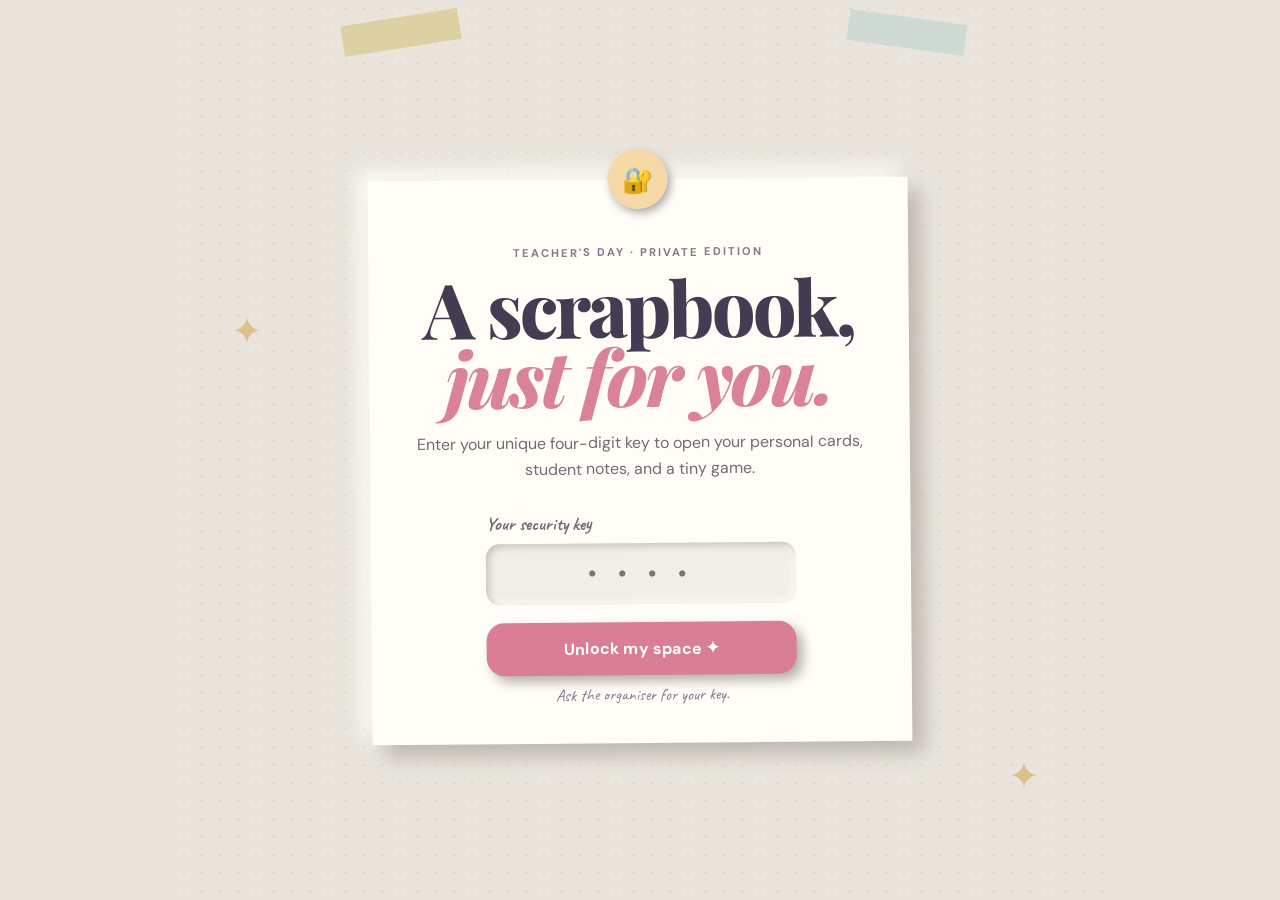
<file: templates/login.html>
<!doctype html>
<html lang="en">

<head>
    <meta charset="utf-8">
    <meta name="viewport" content="width=device-width,initial-scale=1">
    <title>Teacher's Day Memory Spaces</title>
    <link rel="preconnect" href="https://fonts.googleapis.com">
    <link rel="preconnect" href="https://fonts.gstatic.com" crossorigin>
    <link
        href="https://fonts.googleapis.com/css2?family=Caveat:wght@500;600;700&family=DM+Sans:wght@400;500;700&family=Playfair+Display:ital,wght@0,700;0,800;1,700&display=swap"
        rel="stylesheet">
    <link rel="stylesheet" href="/static/style.css">
 
</head>

<body>
    <main class="desk gate">
        <div class="tape tape-one"></div>
        <div class="tape tape-two"></div>
        <section class="lockbook"><span class="big-lock">🔐</span>
            <p class="eyebrow">TEACHER'S DAY · PRIVATE EDITION</p>
            <h1>A scrapbook,<br><em>just for you.</em></h1>
            <p class="subtitle">Enter your unique four-digit key to open your personal cards, student notes, and a tiny
                game.</p>
            <form id="loginForm"><label for="pin">Your security key</label><input id="pin" inputmode="numeric"
                    autocomplete="one-time-code" maxlength="4" pattern="[0-9]{4}" placeholder="• • • •" required><button
                    class="spin" type="submit">Unlock my space ✦</button>
                <p class="form-note" id="formNote">Ask the organiser for your key.</p>
            </form>
        </section>
    </main>
    <script src="/static/login.js"></script>
</body>

</html>
</file>
<file: static/style.css>
:root {
    --ink: #423d53;
    --paper: #f4efe7;
    --shadow: #c9c3bb;
    --light: #fffdf8;
    --pink: #f7a8b8
}

* {
    box-sizing: border-box
}

body {
    margin: 0;
    min-height: 100vh;
    background: #e9e5dd;
    color: var(--ink);
    font-family: 'DM Sans', sans-serif
}

.desk {
    max-width: 930px;
    margin: auto;
    min-height: 100vh;
    padding: 62px 25px 40px;
    position: relative;
    overflow: hidden;
    background: radial-gradient(#ddd6cc 1px, transparent 1px) 0 0/18px 18px
}

.desk:before,
.desk:after {
    content: '✦';
    position: absolute;
    color: #d0a64b;
    font-size: 38px;
    opacity: .55
}

.desk:before {
    left: 6%;
    top: 34%
}

.desk:after {
    right: 7%;
    bottom: 11%
}

.tape {
    position: absolute;
    width: 118px;
    height: 31px;
    background: #d9c786aa;
    transform: rotate(-9deg);
    top: 17px
}

.tape-one {
    left: 18%
}

.tape-two {
    right: 15%;
    transform: rotate(8deg);
    background: #c4d7ceaa
}

header {
    text-align: center;
    position: relative
}

.eyebrow,
.card-kicker {
    font-size: .7rem;
    font-weight: 700;
    letter-spacing: 2px;
    color: #81798c;
    margin: 0
}

h1 {
    font: 800 clamp(3rem, 9vw, 5.8rem)/.9 'Playfair Display', serif;
    margin: 10px 0 17px;
    letter-spacing: -3px
}

h1 em {
    color: #d98298
}

.subtitle {
    max-width: 470px;
    margin: auto;
    line-height: 1.6;
    color: #716b79
}

.picker {
    display: grid;
    grid-template-columns: repeat(4, 1fr);
    gap: 15px;
    margin: 43px auto 32px;
    max-width: 720px
}

.teacher {
    border: 0;
    border-radius: 19px;
    padding: 17px 8px;
    background: var(--paper);
    box-shadow: 8px 8px 16px var(--shadow), -7px -7px 15px var(--light);
    color: var(--ink);
    cursor: pointer;
    transition: .22s;
    font-family: inherit
}

.teacher:hover,
.teacher.selected {
    transform: translateY(-5px) rotate(-1deg);
    box-shadow: inset 3px 3px 7px #c9c3bb, inset -3px -3px 7px #fffdf8;
    background: color-mix(in srgb, var(--accent) 24%, var(--paper))
}

.teacher span {
    display: block;
    margin: auto auto 8px;
    width: 39px;
    height: 39px;
    padding-top: 8px;
    border-radius: 50%;
    background: var(--accent);
    font-size: 20px
}

.teacher b {
    display: block;
    font-size: .8rem
}

.teacher small {
    font: 600 1rem 'Caveat', cursive;
    color: #81798c
}

.reveal {
    max-width: 600px;
    min-height: 260px;
    margin: auto;
    position: relative;
    padding: 46px 54px 25px;
    background: #fffdf6;
    box-shadow: 12px 12px 20px #bdb7af, -9px -9px 18px #fffdf8;
    transform: rotate(-.7deg);
    text-align: center
}

.reveal:before {
    content: '';
    position: absolute;
    inset: 9px;
    border: 1px dashed #dfc4ab;
    pointer-events: none
}

.pin {
    position: absolute;
    top: -14px;
    left: calc(50% - 17px);
    width: 34px;
    height: 34px;
    padding-top: 7px;
    border-radius: 50%;
    background: #dc748d;
    color: #fff;
    box-shadow: 2px 3px 4px #aaa;
    z-index: 1
}

.scribble {
    position: absolute;
    right: -4px;
    top: -27px;
    color: #c7778d;
    font: 700 1.4rem 'Caveat', cursive;
    transform: rotate(7deg)
}

.quote-mark {
    font: 700 5rem/.7 'Playfair Display';
    color: #edb1b5;
    margin-top: 17px
}

.note-text {
    font: 700 clamp(1.25rem, 2.8vw, 1.75rem)/1.38 'Playfair Display', serif;
    margin: 8px 0 14px
}

.signature {
    font: 600 1.25rem 'Caveat', cursive;
    margin: 0;
    color: #a06473
}

.card-foot {
    position: absolute;
    bottom: 14px;
    left: 31px;
    right: 31px;
    display: flex;
    justify-content: space-between;
    align-items: center;
    font-size: .68rem;
    color: #89818b
}

.again {
    background: none;
    border: 0;
    color: #a06473;
    text-decoration: underline;
    cursor: pointer;
    font: 700 .85rem 'Caveat', cursive
}

.spin {
    display: block;
    margin: 33px auto 13px;
    border: 0;
    border-radius: 18px;
    padding: 16px 29px;
    background: #d97e95;
    color: #fff;
    font: 700 1rem 'DM Sans', sans-serif;
    letter-spacing: .2px;
    box-shadow: 6px 6px 12px #b5afa7, -4px -4px 9px #fff;
    cursor: pointer;
    transition: .2s
}

.spin:hover:not(:disabled) {
    transform: translateY(-3px)
}

.spin:disabled {
    opacity: .5;
    cursor: not-allowed
}

.spark {
    color: #ffe5a4
}

.hint {
    text-align: center;
    color: #847d88;
    font: 1.12rem 'Caveat', cursive
}

.pop {
    animation: pop .55s ease
}

.spinning {
    animation: wobble .5s ease
}

@keyframes pop {
    50% {
        transform: rotate(1.5deg) scale(1.035)
    }
}

@keyframes wobble {
    25% {
        transform: rotate(-3deg)
    }

    75% {
        transform: rotate(3deg)
    }
}

@media(max-width:560px) {
    .desk {
        padding: 55px 18px 30px
    }

    .picker {
        grid-template-columns: repeat(2, 1fr);
        margin-top: 32px
    }

    .reveal {
        padding: 43px 28px 25px;
        min-height: 280px
    }

    .card-foot {
        left: 20px;
        right: 20px
    }

    .tape-one {
        left: 8%
    }

    .tape-two {
        right: 4%
    }
}

nav{max-width:760px;margin:0 auto 25px;display:flex;justify-content:space-between;align-items:center;color:#81798c;font:700 .75rem 'DM Sans',sans-serif;letter-spacing:.7px}nav button{border:0;background:none;color:#9b5e70;cursor:pointer;font:700 1rem 'Caveat',cursive}.gift-grid{max-width:720px;margin:36px auto 38px;display:grid;grid-template-columns:1fr 1fr;gap:23px}.gift-card{min-height:207px;position:relative;padding:27px;background:var(--paper);box-shadow:8px 8px 16px var(--shadow),-7px -7px 15px var(--light);text-align:left}.gift-card h2{font:700 clamp(1.45rem,3vw,2rem)/1.1 'Playfair Display',serif;margin:7px 0}.gift-card p:not(.card-kicker){color:#716b79;line-height:1.5;margin:0}.hero-card{transform:rotate(-1.4deg);border-radius:6px 18px 8px 15px}.game-card{transform:rotate(1.2deg);border-radius:18px 6px 15px 8px;background:#f1eee7}.sticker{position:absolute;right:17px;top:-18px;width:50px;height:50px;border-radius:50%;padding:12px;text-align:center;background:var(--accent);font-size:24px;box-shadow:2px 3px 4px #aaa}.ribbon{position:absolute;bottom:18px;left:-7px;padding:6px 15px;background:#d98298;color:#fff;font:600 1rem 'Caveat',cursive}.game-line{display:flex;align-items:center;gap:12px;margin-top:18px}.game-line strong{font:700 2.3rem 'Playfair Display',serif;color:#d98298}.game-line span{font-size:.78rem;color:#81798c}.game-line button,#star{border:0;background:#d98298;color:#fff;cursor:pointer;font:700 1rem 'Caveat',cursive}.game-line button{margin-left:auto;border-radius:11px;padding:8px 13px}#star{position:absolute;right:25px;bottom:21px;background:transparent;color:#d0a64b;font-size:2.6rem;transition:transform .16s}.gate{display:grid;place-items:center}.lockbook{width:min(100%,540px);padding:54px 42px 38px;text-align:center;position:relative;background:#fffdf6;box-shadow:12px 12px 20px #bdb7af,-9px -9px 18px #fffdf8;transform:rotate(-.5deg)}.big-lock{position:absolute;top:-30px;left:calc(50% - 30px);width:60px;height:60px;padding-top:15px;border-radius:50%;background:#f7d9a8;font-size:25px;box-shadow:3px 4px 8px #aaa}.lockbook .eyebrow{margin-top:12px}.lockbook h1{font-size:clamp(2.8rem,9vw,4.8rem);margin:13px 0 20px}.lockbook form{max-width:310px;margin:30px auto 0;text-align:left}.lockbook label{display:block;margin-bottom:8px;font:700 1.15rem 'Caveat',cursive;color:#716b79}.lockbook input{width:100%;border:0;border-radius:14px;padding:16px;background:#f1eee7;box-shadow:inset 3px 3px 7px #c9c3bb,inset -3px -3px 7px #fffdf8;color:var(--ink);font:700 1.4rem 'DM Sans',sans-serif;letter-spacing:8px;text-align:center;outline-color:#d98298}.lockbook .spin{width:100%;margin:18px 0 9px}.form-note{text-align:center;margin:0;color:#81798c;font:1.05rem 'Caveat',cursive}.form-note.error{color:#c24f6f}@media(max-width:560px){nav{margin-bottom:18px}.lock{font-size:.64rem}.gift-grid{grid-template-columns:1fr;gap:27px;margin:29px auto 37px}.gift-card{min-height:190px}.game-card{transform:rotate(-.6deg)}.hero-card{transform:rotate(.7deg)}.lockbook{padding:49px 24px 29px}.lockbook .subtitle{font-size:.94rem}.reveal{margin-top:0}}
.memory-stamp{display:inline-block;margin-top:17px;padding:6px 13px;border:1px dashed #bd8895;border-radius:999px;color:#9b5e70;font:700 1rem 'Caveat',cursive;transform:rotate(-2deg)}#confetti{position:fixed;inset:0;pointer-events:none;overflow:hidden;z-index:9}#confetti i{position:absolute;left:var(--x);top:43%;font:700 1.5rem 'Playfair Display',serif;color:#d98298;animation:float-away 1.2s ease-out forwards}#confetti i:nth-child(3n){color:#d0a64b}#confetti i:nth-child(3n+2){color:#79b9aa}@keyframes float-away{to{transform:translateY(-230px) rotate(var(--r));opacity:0}}
.fortune-card{transform:rotate(-.7deg);border-radius:15px 7px 18px 6px;background:#fbf1d9}.fortune-card button{position:absolute;bottom:21px;border:0;border-radius:11px;padding:9px 13px;background:#d0a64b;color:#fff;cursor:pointer;font:700 1rem 'Caveat',cursive}
.gift-only{grid-template-columns:minmax(0,520px);justify-content:center;margin-bottom:44px}.gift-only .hero-card{min-height:210px}.activities{max-width:760px;margin:0 auto 46px}.activity-heading{text-align:center;margin:0 auto 22px}.activity-heading h2{font:700 clamp(1.8rem,4vw,2.45rem)/1 'Playfair Display',serif;margin:7px 0}.activity-heading p:last-child{margin:0;color:#716b79;font-size:.9rem}.activity-grid{display:grid;grid-template-columns:repeat(3,1fr);gap:20px}.activity-card{min-height:235px;padding:23px;position:relative;overflow:hidden;background:#f7f3eb;box-shadow:8px 8px 16px var(--shadow),-7px -7px 15px var(--light);border-radius:16px 7px 18px 8px;text-align:left}.activity-card:nth-child(2){background:#fbf1d9;transform:rotate(.8deg)}.activity-card:nth-child(3){background:#eef4e9;transform:rotate(-.7deg)}.activity-card h2,.activity-card h3{font:700 1.55rem/1.1 'Playfair Display',serif;margin:8px 0}.activity-card p:not(.card-kicker){color:#716b79;font-size:.88rem;line-height:1.45}.activity-card button{font:700 1rem 'Caveat',cursive}.star-game #star{bottom:17px}.fortune-card button{left:23px}.envelope{position:absolute;bottom:18px;left:23px;width:calc(100% - 46px);height:60px;border:0;border-radius:9px;background:#dc8b9d;color:#fff;cursor:pointer;box-shadow:3px 4px 0 #bd657a;transition:.22s}.envelope:hover,.envelope.opened{transform:translateY(-4px) rotate(-1deg)}.envelope span{font-size:1.7rem;margin-right:8px;vertical-align:middle}.envelope b{font:700 1rem 'Caveat',cursive}.compliment-card #complimentText{min-height:49px;margin-top:12px}.activity-card .game-line{position:absolute;bottom:17px;left:23px;right:23px}@media(max-width:700px){.activity-grid{grid-template-columns:1fr;gap:27px}.activity-card{min-height:205px}.activity-card:nth-child(2),.activity-card:nth-child(3){transform:none}}
</file>
